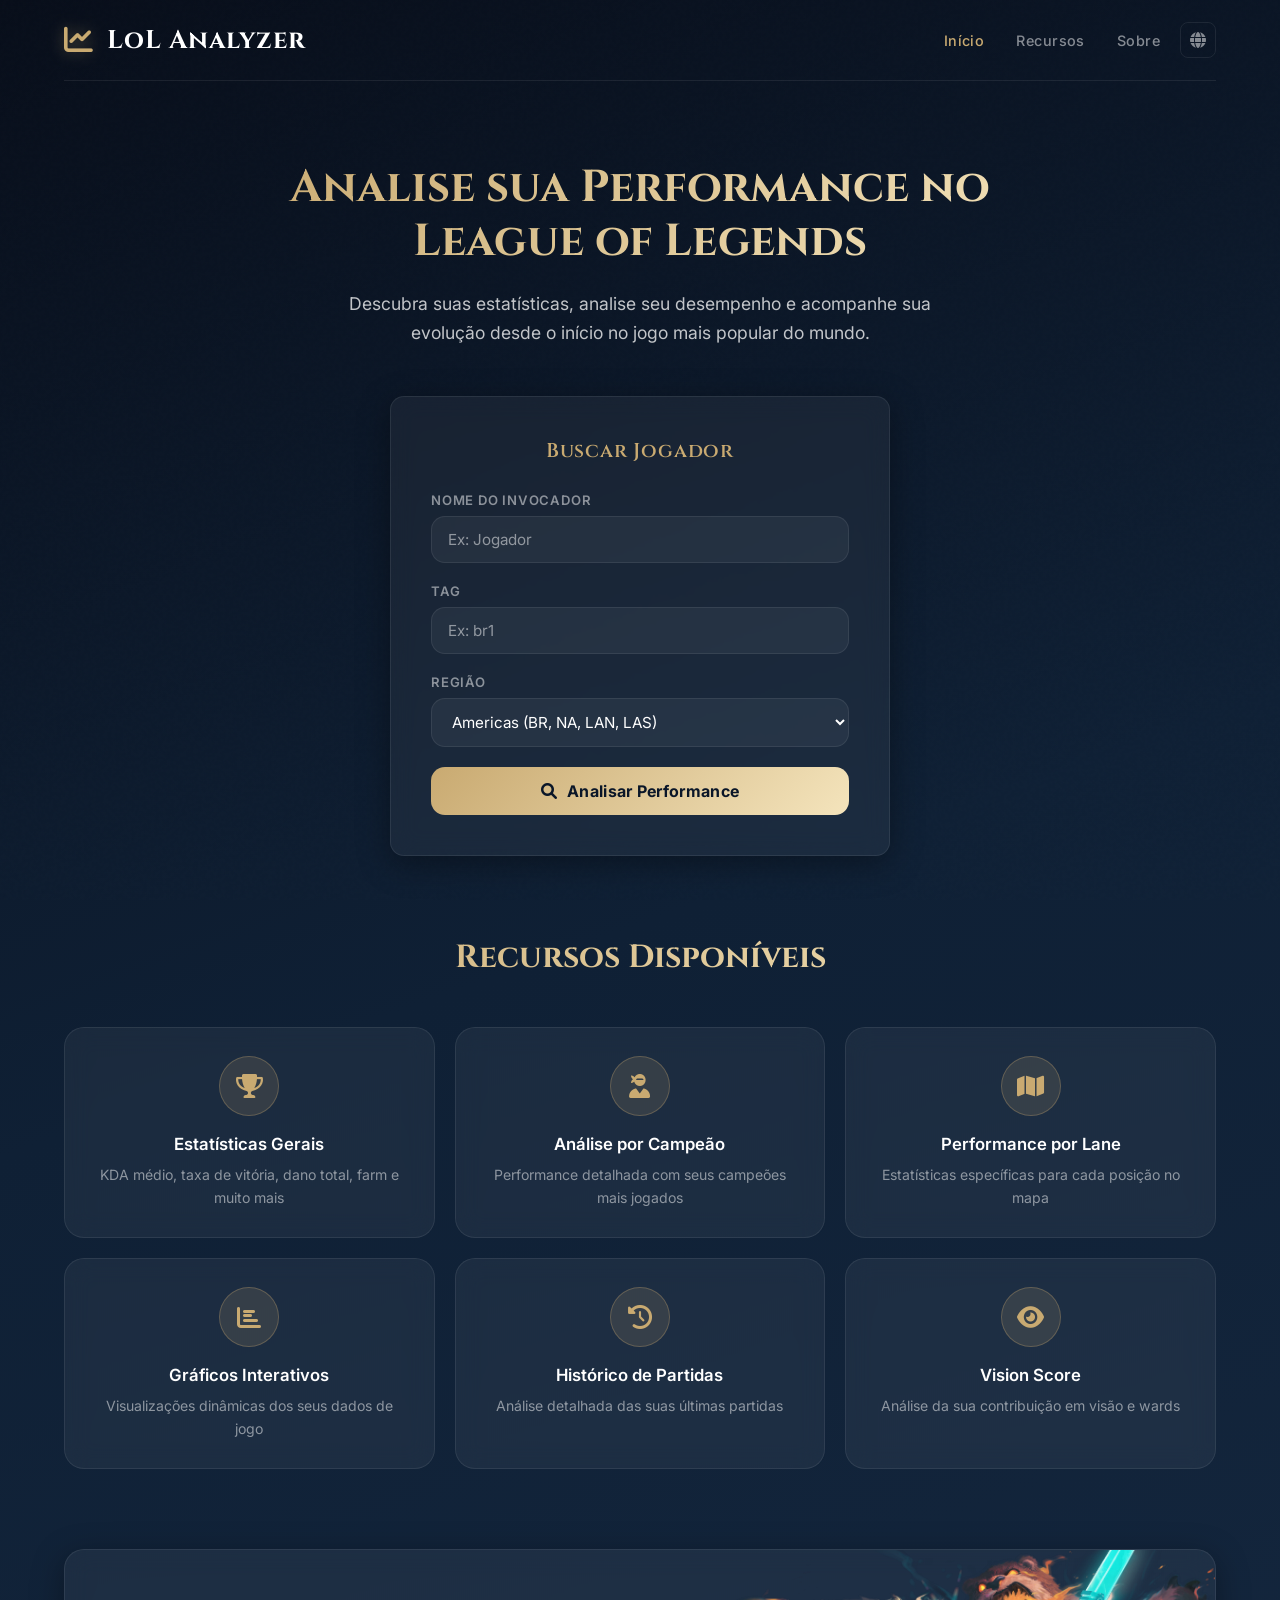
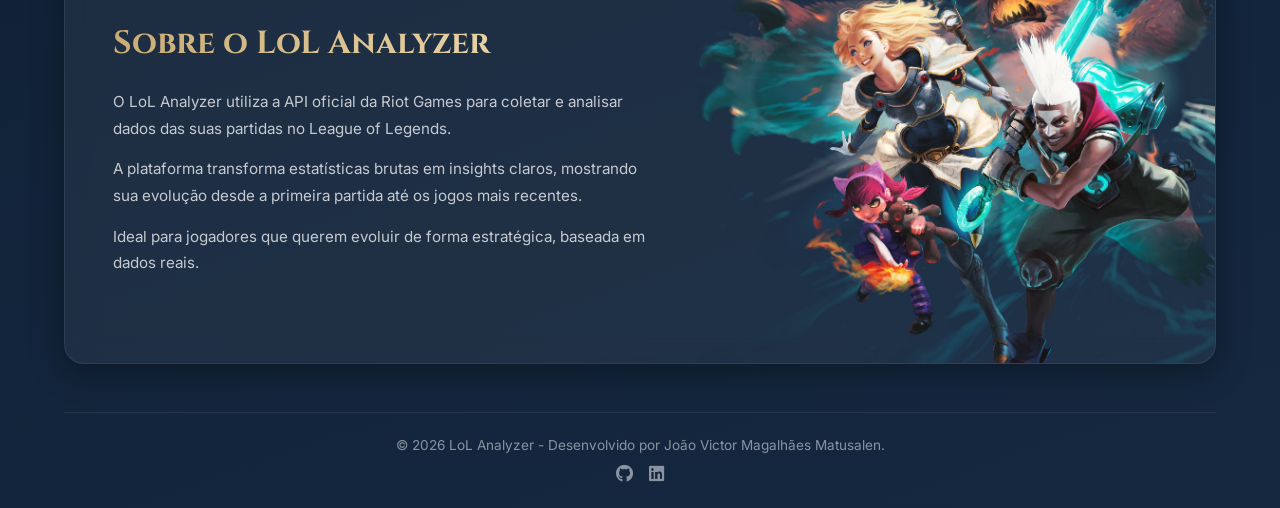
<file: templates/index.html>
<!DOCTYPE html>
<html lang="pt-BR" style="color-scheme: only light;">
<head>
    <meta charset="UTF-8">
    <!-- Prevent Samsung Internet / Chrome forced dark mode -->
    <meta name="color-scheme" content="only light">
    <meta name="theme-color" content="#080E1A">
    <meta name="viewport" content="width=device-width, initial-scale=1.0">
    <title>LoL Analyzer </title>
    <link rel="stylesheet" href="../static/css/style.css">
    <link rel="stylesheet" href="https://cdnjs.cloudflare.com/ajax/libs/font-awesome/6.0.0/css/all.min.css">
    <link href="https://fonts.googleapis.com/css2?family=Cinzel:wght@400;600;700&family=Inter:wght@300;400;500;600;700&display=swap" rel="stylesheet">
    <link rel="icon" href="../static/img/logo/favicon-site.png">
    <script src="../static/js/main.js"  type="module"></script>
</head>
<body>
    
    <div class="container">
        <div class="menu-overlay" id="menuOverlay"></div>
        <!-- Header Section -->
        <header class="header" id="header">
            <div class="header-content">
                <div class="logo" id="logo">
                    <i class="fas fa-chart-line"></i>
                    <h1>LoL Analyzer</h1>
                </div>

                    <div class="nav-content">
                            <nav class="nav" id="nav-header">
                            <a href="#home" class="nav-link active" data-pt="Início" data-en="Home">Início</a>
                            <a href="#features" class="nav-link" data-pt="Recursos" data-en="Features">Recursos</a>
                            <a href="#about" class="nav-link" data-pt="Sobre" data-en="About">Sobre</a>
                        </nav>
                        <div class="lang-switcher">
                            <button class="lang-globe-btn" id="langGlobeBtn" aria-label="Change language">
                                <i class="fas fa-globe"></i>
                            </button>
                            <div class="lang-dropdown" id="langDropdown">
                                <button class="lang-btn" data-lang="pt">PT — Português</button>
                                <button class="lang-btn" data-lang="en">EN — English</button>
                            </div>
                        </div>

                        <!-- Hamburger Button -->
                        <button class="header-hamburguer" id="hamburguerBtn">
                            <span></span>
                            <span></span>
                            <span></span>
                        </button>
                    </div>

                </div>
                
        </header>
        
        <nav>
            <!-- Search Title Section -->
            <section class="searchTitle" id="home">
                <div class="searchTitle-content">
                    <div class="searchTitle-text">
                        <h2 class="searchTitle-title" data-pt="Analise sua Performance no League of Legends" data-en="Analyze Your League of Legends Performance">Analise sua Performance no League of Legends</h2>
                        <p class="searchTitle-description" data-pt="Descubra suas estatísticas, analise seu desempenho e acompanhe sua evolução desde o início no jogo mais popular do mundo." data-en="Discover your stats, analyze your performance and track your evolution since day one in the world's most popular game.">
                            Descubra suas estatísticas, analise seu desempenho e acompanhe sua evolução desde o início no jogo mais popular do mundo.
                        </p>
                    </div>
                    
                    <div class="search-form">
                        <h3 data-pt="Buscar Jogador" data-en="Search Player">Buscar Jogador</h3>
                        <form id="playerForm">
                            <div class="form-group">
                                <label for="playerName" data-pt="Nome do Invocador" data-en="Summoner Name">Nome do Invocador</label>
                                <input type="text" id="playerName" name="playerName" placeholder="Ex: Jogador" data-pt-placeholder="Ex: Jogador" data-en-placeholder="Ex: Player" required>
                            </div>
                            
                            <div class="form-group">
                                <label for="playerTag" data-pt="Tag" data-en="Tag">Tag</label>
                                <input type="text" id="playerTag" name="playerTag" placeholder="Ex: br1" data-pt-placeholder="Ex: br1" data-en-placeholder="Ex: NA1" required>
                            </div>
                            
                            <div class="form-group">
                                <label for="region" data-pt="Região" data-en="Region">Região</label>
                                <select id="region" name="region" required>
                                    <option value="" data-pt="Selecione uma região" data-en="Select a region">Selecione uma região</option>
                                    <option value="americas" selected data-pt="Americas (BR, NA, LAN, LAS)" data-en="Americas (BR, NA, LAN, LAS)">Americas (BR, NA, LAN, LAS)</option>
                                    <option value="europe" data-pt="Europe (EUW, EUNE, TR, RU)" data-en="Europe (EUW, EUNE, TR, RU)">Europe (EUW, EUNE, TR, RU)</option>
                                    <option value="asia" data-pt="Asia (KR, JP, OCE)" data-en="Asia (KR, JP, OCE)">Asia (KR, JP, OCE)</option>
                                </select>
                            </div>
                            
                            <button type="submit" class="btn-primary" id="analyzeBtn">
                                <i class="fas fa-search"></i>
                                <span data-pt="Analisar Performance" data-en="Analyze Performance">Analisar Performance</span>
                            </button>
                        </form>
                        
                        <!-- Progress Bar -->
                        <div class="progress-wrap" id="progressWrap" style="display:none;">
                            <p class="progress-msg" id="progressMsg">Iniciando...</p>
                            <div class="progress-track">
                                <div class="progress-bar" id="progressBar"></div>
                            </div>
                            <span class="progress-pct" id="progressPct"></span>
                        </div>

                        <!-- Inline Error Box -->
                        <div class="error-box" id="errorBox" style="display:none;">
                            <i class="fas fa-exclamation-circle"></i>
                            <p id="errorMsg"></p>
                            <button class="error-close" onclick="hideError()">
                                <i class="fas fa-times"></i>
                                <span data-pt="Fechar" data-en="Close">Fechar</span>
                            </button>
                        </div>
                    </div>
                </div>
            </section>

            <!-- Features Section -->
            <section class="features" id="features">
                <div class="features-content">
                    <h2 data-pt="Recursos Disponíveis" data-en="Available Features">Recursos Disponíveis</h2>
                    <div class="features-grid">
                        <div class="feature-card">
                            <div class="feature-icon"><i class="fas fa-trophy"></i></div>
                            <h3 data-pt="Estatísticas Gerais" data-en="General Statistics">Estatísticas Gerais</h3>
                            <p data-pt="KDA médio, taxa de vitória, dano total, farm e muito mais" data-en="Average KDA, win rate, total damage, farm and much more">KDA médio, taxa de vitória, dano total, farm e muito mais</p>
                        </div>
                        <div class="feature-card">
                            <div class="feature-icon"><i class="fas fa-user-ninja"></i></div>
                            <h3 data-pt="Análise por Campeão" data-en="Champion Analysis">Análise por Campeão</h3>
                            <p data-pt="Performance detalhada com seus campeões mais jogados" data-en="Detailed performance with your most played champions">Performance detalhada com seus campeões mais jogados</p>
                        </div>
                        <div class="feature-card">
                            <div class="feature-icon"><i class="fas fa-map"></i></div>
                            <h3 data-pt="Performance por Lane" data-en="Lane Performance">Performance por Lane</h3>
                            <p data-pt="Estatísticas específicas para cada posição no mapa" data-en="Specific statistics for each position on the map">Estatísticas específicas para cada posição no mapa</p>
                        </div>
                        <div class="feature-card">
                            <div class="feature-icon"><i class="fas fa-chart-bar"></i></div>
                            <h3 data-pt="Gráficos Interativos" data-en="Interactive Charts">Gráficos Interativos</h3>
                            <p data-pt="Visualizações dinâmicas dos seus dados de jogo" data-en="Dynamic visualizations of your game data">Visualizações dinâmicas dos seus dados de jogo</p>
                        </div>
                        <div class="feature-card">
                            <div class="feature-icon"><i class="fas fa-history"></i></div>
                            <h3 data-pt="Histórico de Partidas" data-en="Match History">Histórico de Partidas</h3>
                            <p data-pt="Análise detalhada das suas últimas partidas" data-en="Detailed analysis of your recent matches">Análise detalhada das suas últimas partidas</p>
                        </div>
                        <div class="feature-card">
                            <div class="feature-icon"><i class="fas fa-eye"></i></div>
                            <h3 data-pt="Vision Score" data-en="Vision Score">Vision Score</h3>
                            <p data-pt="Análise da sua contribuição em visão e wards" data-en="Analysis of your vision and ward contribution">Análise da sua contribuição em visão e wards</p>
                        </div>
                    </div>
                </div>
            </section>

            <!-- About Section -->
            <section class="about" id="about">
                <div class="about-wrapper">
                    <div class="about-text">
                        <h2 data-pt="Sobre o LoL Analyzer" data-en="About LoL Analyzer">Sobre o LoL Analyzer</h2>
                        <p data-pt="O LoL Analyzer utiliza a API oficial da Riot Games para coletar e analisar dados das suas partidas no League of Legends." data-en="LoL Analyzer uses the official Riot Games API to collect and analyze data from your League of Legends matches.">O <strong>LoL Analyzer</strong> utiliza a API oficial da Riot Games para coletar e analisar
                            dados das suas partidas no League of Legends.</p>
                        <p data-pt="A plataforma transforma estatísticas brutas em insights claros, mostrando sua evolução desde a primeira partida até os jogos mais recentes." data-en="The platform transforms raw statistics into clear insights, showing your evolution from the first match to the most recent games.">A plataforma transforma estatísticas brutas em <strong>insights claros</strong>, mostrando
                            sua evolução desde a primeira partida até os jogos mais recentes.</p>
                        <p data-pt="Ideal para jogadores que querem evoluir de forma estratégica, baseada em dados reais." data-en="Ideal for players who want to improve strategically, based on real data.">Ideal para jogadores que querem evoluir de forma estratégica, baseada em dados reais.</p>
                    </div>

                    <div class="about-image">
                        <img 
                            src="/static/img/about/about.avif"
                            alt="League of Legends artwork"
                        >
                    </div>
                </div>
            </section>
        </nav>

        <!-- Footer Section -->
        <footer class="footer">
            <div class="footer-content">
                <p data-pt="&copy; 2026 LoL Analyzer - Desenvolvido por João Victor Magalhães Matusalen." data-en="&copy; 2026 LoL Analyzer - Developed by João Victor Magalhães Matusalen." >&copy; 2026 LoL Analyzer - Desenvolvido por João Victor Magalhães Matusalen.</p>
                <div class="social-links">
                    <a class="social-link" target="_blank" rel="noopener noreferrer" href="https://github.com/joaoMatusalen"><i class="fab fa-github"></i></a>
                    <a class="social-link" target="_blank" rel="noopener noreferrer" href="https://www.linkedin.com/in/joaomatusalen/"><i class="fab fa-linkedin"></i></a>
                </div>
            </div>
        </footer>
    </div>
</body>
</html>
</file>
<file: static/css/style.css>
/* ============================================
   BASE RESET & VARIABLES
   ============================================ */

*, *::before, *::after {
    margin: 0;
    padding: 0;
    box-sizing: border-box;
}

:root {
    --gold:        #C9AA71;
    --gold-light:  #F4E4BC;
    --gold-dim:    rgba(201, 170, 113, 0.15);
    --gold-border: rgba(201, 170, 113, 0.3);
    --bg-deep:     #0A1628;
    --bg-mid:      #0F2035;
    --glass:       rgba(255, 255, 255, 0.05);
    --glass-solid: rgba(20, 35, 55, 0.95); /* Fallback for broken backdrop-filter */
    --border:      rgba(255, 255, 255, 0.08);
    --text-muted:  rgba(255, 255, 255, 0.5);
    --text-soft:   rgba(255, 255, 255, 0.75);
    --radius-lg:   20px;
    --radius-md:   14px;
    --shadow-card: 0 8px 32px rgba(0, 0, 0, 0.35);
    --shadow-gold: 0 0 40px rgba(201, 170, 113, 0.12);
}

body {
    font-family: 'Inter', -apple-system, BlinkMacSystemFont, 'Segoe UI', Roboto, Oxygen, Ubuntu, Cantarell, 'Open Sans', 'Helvetica Neue', sans-serif;
    -webkit-font-smoothing: antialiased;
    -moz-osx-font-smoothing: grayscale;
    background: #080E1A; /* Solid fallback */
    background: -webkit-linear-gradient(290deg, #080E1A 0%, #0F2035 45%, #152840 100%);
    background: linear-gradient(160deg, #080E1A 0%, #0F2035 45%, #152840 100%);
    color: #ffffff;
    min-height: 100vh;
    overflow-x: hidden;
}

body::before {
    content: '';
    position: fixed;
    top: 0; right: 0; bottom: 0; left: 0;
    /* Disabled by default for Samsung/older WebKit compatibility */
    background-image: none;
    pointer-events: none;
    z-index: 0;
    opacity: 0.4;
}

/* Enable noise texture only on browsers with reliable SVG filter support */
@supports (filter: url(#x)) {
    body::before {
        background-image: url("data:image/svg+xml,%3Csvg viewBox='0 0 256 256' xmlns='http://www.w3.org/2000/svg'%3E%3Cfilter id='noise'%3E%3CfeTurbulence type='fractalNoise' baseFrequency='0.9' numOctaves='4' stitchTiles='stitch'/%3E%3C/filter%3E%3Crect width='100%25' height='100%25' filter='url(%23noise)' opacity='0.03'/%3E%3C/svg%3E");
    }
}

nav section {
    padding-top: 80px;
}

.container {
    max-width: 1200px;
    margin: 0 auto;
    padding: 0 24px;
    position: relative;
    z-index: 1;
}

/* Menu overlay (mobile) */
.menu-overlay {
    display: none;
    position: fixed;
    top: 0; right: 0; bottom: 0; left: 0;
    background: rgba(0, 0, 0, 0.5);
    z-index: 1000;
}

.menu-overlay.active {
    display: block;
}

/* ============================================
   HEADER
   ============================================ */

.header {
    padding: 22px 0;
    border-bottom: 1px solid var(--border);
}

.header-content {
    display: flex;
    justify-content: space-between;
    align-items: center;
}

.logo {
    display: flex;
    align-items: center;
    gap: 14px;
    cursor: pointer;
}

.logo i {
    font-size: 1.8rem;
    color: var(--gold);
    filter: drop-shadow(0 0 8px rgba(201,170,113,0.4));
}

.logo h1 {
    font-family: 'Cinzel', serif;
    font-size: 1.6rem;
    font-weight: 700;
    letter-spacing: 0.04em;
    color: #fff;
}

.nav-content{
    display: flex;
    justify-content: space-between;
    align-items: center;
}

.nav-link {
    text-decoration: none;
    color: var(--text-muted);
    font-size: 0.9rem;
    font-weight: 500;
    margin-left: 28px;
    letter-spacing: 0.03em;
    transition: color 0.2s;
}

.nav-link:hover,
.nav-link.active {
    color: var(--gold);
}

.header-hamburguer {
    display: none;
    flex-direction: column;
    justify-content: center;
    gap: 5px;
    background: none;
    border: none;
    cursor: pointer;
    padding: 5px;
}

.header-hamburguer span {
    width: 25px;
    height: 3px;
    background: var(--gold);
    border-radius: 2px;
    transition: 0.3s;
}

/* ── Language switcher ── */
.lang-switcher {
    position: relative;
    margin-left: 20px;
}

.lang-globe-btn {
    background: transparent;
    border: 1px solid var(--border);
    border-radius: 8px;
    color: var(--text-muted);
    font-size: 1rem;
    width: 36px;
    height: 36px;
    display: flex;
    align-items: center;
    justify-content: center;
    cursor: pointer;
    transition: border-color 0.2s, color 0.2s;
}

.lang-globe-btn:hover {
    border-color: var(--gold-border);
    color: var(--gold);
}

.lang-dropdown {
    display: none;
    position: absolute;
    top: calc(100% + 8px);
    right: 0;
    background: rgba(10, 22, 40, 0.97);
    border: 1px solid var(--gold-border);
    border-radius: 10px;
    overflow: hidden;
    z-index: 9999;
    min-width: 160px;
    box-shadow: 0 8px 24px rgba(0,0,0,0.4);
}

.lang-dropdown.open {
    display: block;
}

.lang-btn {
    display: block;
    width: 100%;
    padding: 11px 16px;
    background: transparent;
    border: none;
    color: var(--text-soft);
    font-size: 0.85rem;
    font-weight: 500;
    font-family: 'Inter', sans-serif;
    text-align: left;
    cursor: pointer;
    transition: background 0.15s, color 0.15s;
    letter-spacing: 0.02em;
}

.lang-btn:hover {
    background: var(--glass-hover);
    color: #fff;
}

.lang-btn.active {
    color: var(--gold);
    background: var(--gold-dim);
}

/* ============================================
   HERO / SEARCH SECTION
   ============================================ */

.searchTitle {
    text-align: center;
}

.searchTitle-content {
    max-width: 820px;
    margin: 0 auto;
}

.searchTitle-text {
    margin-bottom: 48px;
}

.searchTitle-title {
    font-family: 'Cinzel', serif;
    font-size: 2.8rem;
    font-weight: 700;
    line-height: 1.2;
    margin-bottom: 20px;
    color: var(--gold); /* Solid fallback for browsers without gradient text support */
    background: -webkit-linear-gradient(315deg, var(--gold), var(--gold-light));
    background: linear-gradient(135deg, var(--gold), var(--gold-light));
    -webkit-background-clip: text;
    -webkit-text-fill-color: transparent;
    background-clip: text;
}

.searchTitle-description {
    font-size: 1.1rem;
    color: var(--text-soft);
    line-height: 1.7;
    max-width: 600px;
    margin: 0 auto;
}

/* ============================================
   SEARCH FORM
   ============================================ */

.search-form {
    background: var(--glass-solid);
    -webkit-backdrop-filter: blur(12px);
    backdrop-filter: blur(12px);
    padding: 40px;
    border: 1px solid var(--border);
    max-width: 500px;
    margin: 0 auto;
    box-shadow: var(--shadow-card);
    animation: slideUp 0.6s ease-out both;
    border-radius: 14px;
}

.search-form h3 {
    font-family: 'Cinzel', serif;
    font-size: 1.25rem;
    font-weight: 600;
    margin-bottom: 28px;
    color: var(--gold);
    letter-spacing: 0.04em;
}

.form-group {
    margin-bottom: 20px;
    text-align: left;
}

.form-group label {
    display: block;
    margin-bottom: 8px;
    font-size: 0.82rem;
    font-weight: 600;
    text-transform: uppercase;
    letter-spacing: 0.06em;
    color: var(--text-muted);
}

.form-group input,
.form-group select {
    width: 100%;
    padding: 13px 16px;
    border: 1px solid var(--border);
    border-radius: var(--radius-md);
    background: rgba(255, 255, 255, 0.05);
    color: #ffffff;
    font-size: 0.95rem;
    font-family: 'Inter', sans-serif;
    transition: border-color 0.2s, background 0.2s;
    outline: none;
}

.form-group input:focus,
.form-group select:focus {
    border-color: var(--gold-border);
    background: rgba(255, 255, 255, 0.08);
}

.form-group input::placeholder {
    color: var(--text-muted);
}

.form-group select option {
    background: var(--bg-mid);
    color: #fff;
}

.btn-primary {
    width: 100%;
    padding: 14px;
    background: -webkit-linear-gradient(315deg, var(--gold), var(--gold-light));
    background: linear-gradient(135deg, var(--gold), var(--gold-light));
    color: var(--bg-deep);
    border: none;
    border-radius: var(--radius-md);
    font-size: 1rem;
    font-weight: 700;
    font-family: 'Inter', sans-serif;
    cursor: pointer;
    transition: opacity 0.2s, transform 0.2s, box-shadow 0.2s;
    display: flex;
    align-items: center;
    justify-content: center;
    gap: 10px;
    letter-spacing: 0.02em;
    margin-top: 8px;
}

.btn-primary:hover {
    opacity: 0.9;
    transform: translateY(-2px);
    box-shadow: 0 8px 24px rgba(201, 170, 113, 0.3);
}

.btn-primary:disabled {
    opacity: 0.55;
    cursor: not-allowed;
    transform: none;
}

/* Loading */
.loading {
    margin-top: 24px;
    display: flex;
    flex-direction: column;
    align-items: center;
    gap: 14px;
    color: var(--text-soft);
    font-size: 0.9rem;
}

.spinner {
    width: 36px;
    height: 36px;
    border: 3px solid var(--border);
    border-top-color: var(--gold);
    border-radius: 50%;
    animation: spin 0.8s linear infinite;
}

@keyframes spin {
    to { transform: rotate(360deg); }
}

/* ============================================
   FEATURES SECTION
   ============================================ */

.features-content h2 {
    font-family: 'Cinzel', serif;
    text-align: center;
    font-size: 2rem;
    font-weight: 700;
    margin-bottom: 48px;
    color: var(--gold);
    background: -webkit-linear-gradient(315deg, var(--gold), var(--gold-light));
    background: linear-gradient(135deg, var(--gold), var(--gold-light));
    -webkit-background-clip: text;
    -webkit-text-fill-color: transparent;
    background-clip: text;
}

.features-grid {
    display: grid;
    grid-template-columns: repeat(auto-fit, minmax(280px, 1fr));
    gap: 20px;
}

.feature-card {
    background: var(--glass-solid);
    -webkit-backdrop-filter: blur(12px);
    backdrop-filter: blur(12px);
    border: 1px solid var(--border);
    border-radius: var(--radius-lg);
    padding: 28px;
    text-align: center;
    transition: transform 0.3s cubic-bezier(0.34, 1.56, 0.64, 1),
                background 0.25s ease,
                border-color 0.25s ease,
                box-shadow 0.25s ease;
    position: relative;
    overflow: hidden;
}

.feature-card::before {
    content: '';
    position: absolute;
    top: 0; left: 0; right: 0;
    height: 2px;
    background: linear-gradient(to right, transparent, var(--gold-border), transparent);
    opacity: 0;
    transition: opacity 0.3s;
}

.feature-card:hover {
    transform: translateY(-6px);
    background: var(--glass-hover);
    border-color: var(--gold-border);
    box-shadow: var(--shadow-card), var(--shadow-gold);
}

.feature-card:hover::before {
    opacity: 1;
}

.feature-icon {
    width: 60px;
    height: 60px;
    margin: 0 auto 18px;
    border-radius: 50%;
    background: var(--gold-dim);
    border: 1px solid var(--gold-border);
    display: flex;
    align-items: center;
    justify-content: center;
}

.feature-icon i {
    font-size: 1.5rem;
    color: var(--gold);
}

.feature-card h3 {
    font-size: 1.05rem;
    font-weight: 600;
    margin-bottom: 10px;
    color: #fff;
}

.feature-card p {
    font-size: 0.88rem;
    line-height: 1.6;
    color: var(--text-muted);
}

/* ============================================
   ABOUT SECTION
   ============================================ */

.about-wrapper {
    display: grid;
    grid-template-columns: 1.1fr 0.9fr;
    gap: 0;
    align-items: center;
    background: var(--glass-solid);
    -webkit-backdrop-filter: blur(12px);
    backdrop-filter: blur(12px);
    border: 1px solid var(--border);
    border-radius: var(--radius-lg);
    overflow: hidden;
    box-shadow: var(--shadow-card);
}

.about-text {
    padding: 48px;
}

.about-text h2 {
    font-family: 'Cinzel', serif;
    font-size: 2rem;
    font-weight: 700;
    margin-bottom: 24px;
    color: var(--gold);
    background: -webkit-linear-gradient(315deg, var(--gold), var(--gold-light));
    background: linear-gradient(135deg, var(--gold), var(--gold-light));
    -webkit-background-clip: text;
    -webkit-text-fill-color: transparent;
    background-clip: text;
}

.about-text p {
    font-size: 0.95rem;
    line-height: 1.75;
    color: var(--text-soft);
    margin-bottom: 14px;
}

.about-text strong {
    color: var(--gold-light);
}

.about-image {
    width: 100%;
    height: 100%;
    display: flex;
    align-items: center;
    justify-content: center;
    overflow: hidden;
}

.about-image img {
    width: 100%;
    height: 100%;
    display: block;
    object-fit: cover;
}

/* ============================================
   FOOTER
   ============================================ */

.footer {
    border-top: 1px solid var(--border);
    text-align: center;
    margin: 48px 0 24px;
    padding-top: 24px;
}

.footer-content p {
    color: var(--text-muted);
    font-size: 0.85rem;
    margin-bottom: 10px;
}

.social-links {
    display: flex;
    justify-content: center;
    gap: 16px;
    margin-top: 8px;
}

.social-link {
    text-decoration: none;
    color: var(--text-muted);
    font-size: 1.1rem;
    transition: color 0.25s, filter 0.25s;
}

.social-link:hover {
    color: var(--gold);
    filter: drop-shadow(0 0 6px rgba(201,170,113,0.5));
}

/* ============================================
   ANIMATIONS
   ============================================ */

@keyframes slideUp {
    from { opacity: 0; transform: translateY(18px); }
    to   { opacity: 1; transform: translateY(0); }
}

/* ============================================
   RESPONSIVE
   ============================================ */

@media (max-width: 940px) {
    .about-wrapper {
        grid-template-columns: 1fr;
    }

    .about-image {
        order: -1;
        max-height: 320px;
        border-bottom: 1px solid var(--border);
    }

    .about-text {
        padding: 32px 28px;
        text-align: center;
    }
}

@media (max-width: 768px) {
    .searchTitle-title { font-size: 2rem; }
    .search-form       { padding: 28px 20px; }
    .logo h1           { font-size: 1.4rem; }

    .header-content {
        flex-wrap: nowrap;
        align-items: center;
        gap: 8px;
    }

    /* ordem: logo | spacer | lang | hamburger */
    .logo        { flex: 1; }
    .nav         { order: 5; }
    .lang-switcher {
        order: 3;
        position: relative;
        margin-left: 0;
        margin-right: 10px;
    }
    .header-hamburguer { order: 4; display: flex; z-index: 1002; }

    .header-hamburguer:hover {
        background: rgba(255,255,255,0.06);
        border-radius: 6px;
    }

    .nav {
        position: fixed;
        top: 4px;
        right: 4px;
        min-height: 20%;
        width: 98%;
        background: var(--bg-mid);
        border: 1px solid var(--border);
        border-radius: var(--radius-lg);

        display: flex;
        flex-direction: column;
        align-items: center;
        justify-content: center;
        gap: 28px;

        transform: translateX(110%);
        transition: transform 0.3s ease;
        z-index: 1001;
    }

    .nav.active {
        transform: translateX(0);
        box-shadow: var(--shadow-card);
    }

    .nav-link {
        margin: 0;
        font-size: 1.1rem;
    }
}

@media (max-width: 480px) {
    .container { padding: 0 14px; }
    .logo h1   { font-size: 1.25rem; }
    .features-grid { grid-template-columns: 1fr; }
}

/* ============================================
   BARRA DE PROGRESSO
   ============================================ */

.progress-wrap {
    margin-top: 24px;
    display: flex;
    flex-direction: column;
    align-items: center;
    gap: 10px;
}

.progress-msg {
    font-size: 0.88rem;
    color: var(--text-soft);
    text-align: center;
    min-height: 1.2em;
}

.progress-track {
    width: 100%;
    height: 6px;
    background: var(--border);
    border-radius: 100px;
    overflow: hidden;
}

.progress-bar {
    height: 100%;
    width: 0%;
    background: -webkit-linear-gradient(left, var(--gold), var(--gold-light));
    background: linear-gradient(90deg, var(--gold), var(--gold-light));
    border-radius: 100px;
    transition: width 0.4s ease;
}

.progress-bar.indeterminate {
    animation: indeterminate 1.4s ease-in-out infinite;
    width: 40% !important;
}

@keyframes indeterminate {
    0%   { transform: translateX(-100%); }
    100% { transform: translateX(300%); }
}

.progress-pct {
    font-size: 0.78rem;
    font-weight: 600;
    color: var(--text-muted);
    letter-spacing: 0.04em;
    min-height: 1em;
}

/* ============================================
   ERRO INLINE
   ============================================ */

.error-box {
    margin-top: 20px;
    display: flex;
    flex-direction: column;
    align-items: center;
    gap: 10px;
    padding: 20px;
    background: rgba(255, 99, 99, 0.08);
    border: 1px solid rgba(255, 99, 99, 0.3);
    border-radius: var(--radius-md);
    text-align: center;
}

.error-box i {
    font-size: 1.5rem;
    color: rgba(255, 99, 99, 0.8);
}

.error-box p {
    font-size: 0.9rem;
    color: var(--text-soft);
    line-height: 1.5;
}

.error-close {
    padding: 8px 20px;
    background: transparent;
    border: 1px solid rgba(255, 99, 99, 0.4);
    border-radius: 100px;
    color: rgba(255, 99, 99, 0.8);
    font-size: 0.82rem;
    font-weight: 600;
    font-family: 'Inter', sans-serif;
    cursor: pointer;
    transition: background 0.2s, border-color 0.2s;
}

.error-close:hover {
    background: rgba(255, 99, 99, 0.1);
    border-color: rgba(255, 99, 99, 0.6);
}

/* ============================================
   GLASS EFFECT — PROGRESSIVE ENHANCEMENT
   Only apply transparent glass where backdrop-filter is supported
   ============================================ */
@supports (backdrop-filter: blur(1px)) or (-webkit-backdrop-filter: blur(1px)) {
    .search-form,
    .feature-card,
    .about-wrapper {
        background: var(--glass);
    }
}
</file>
